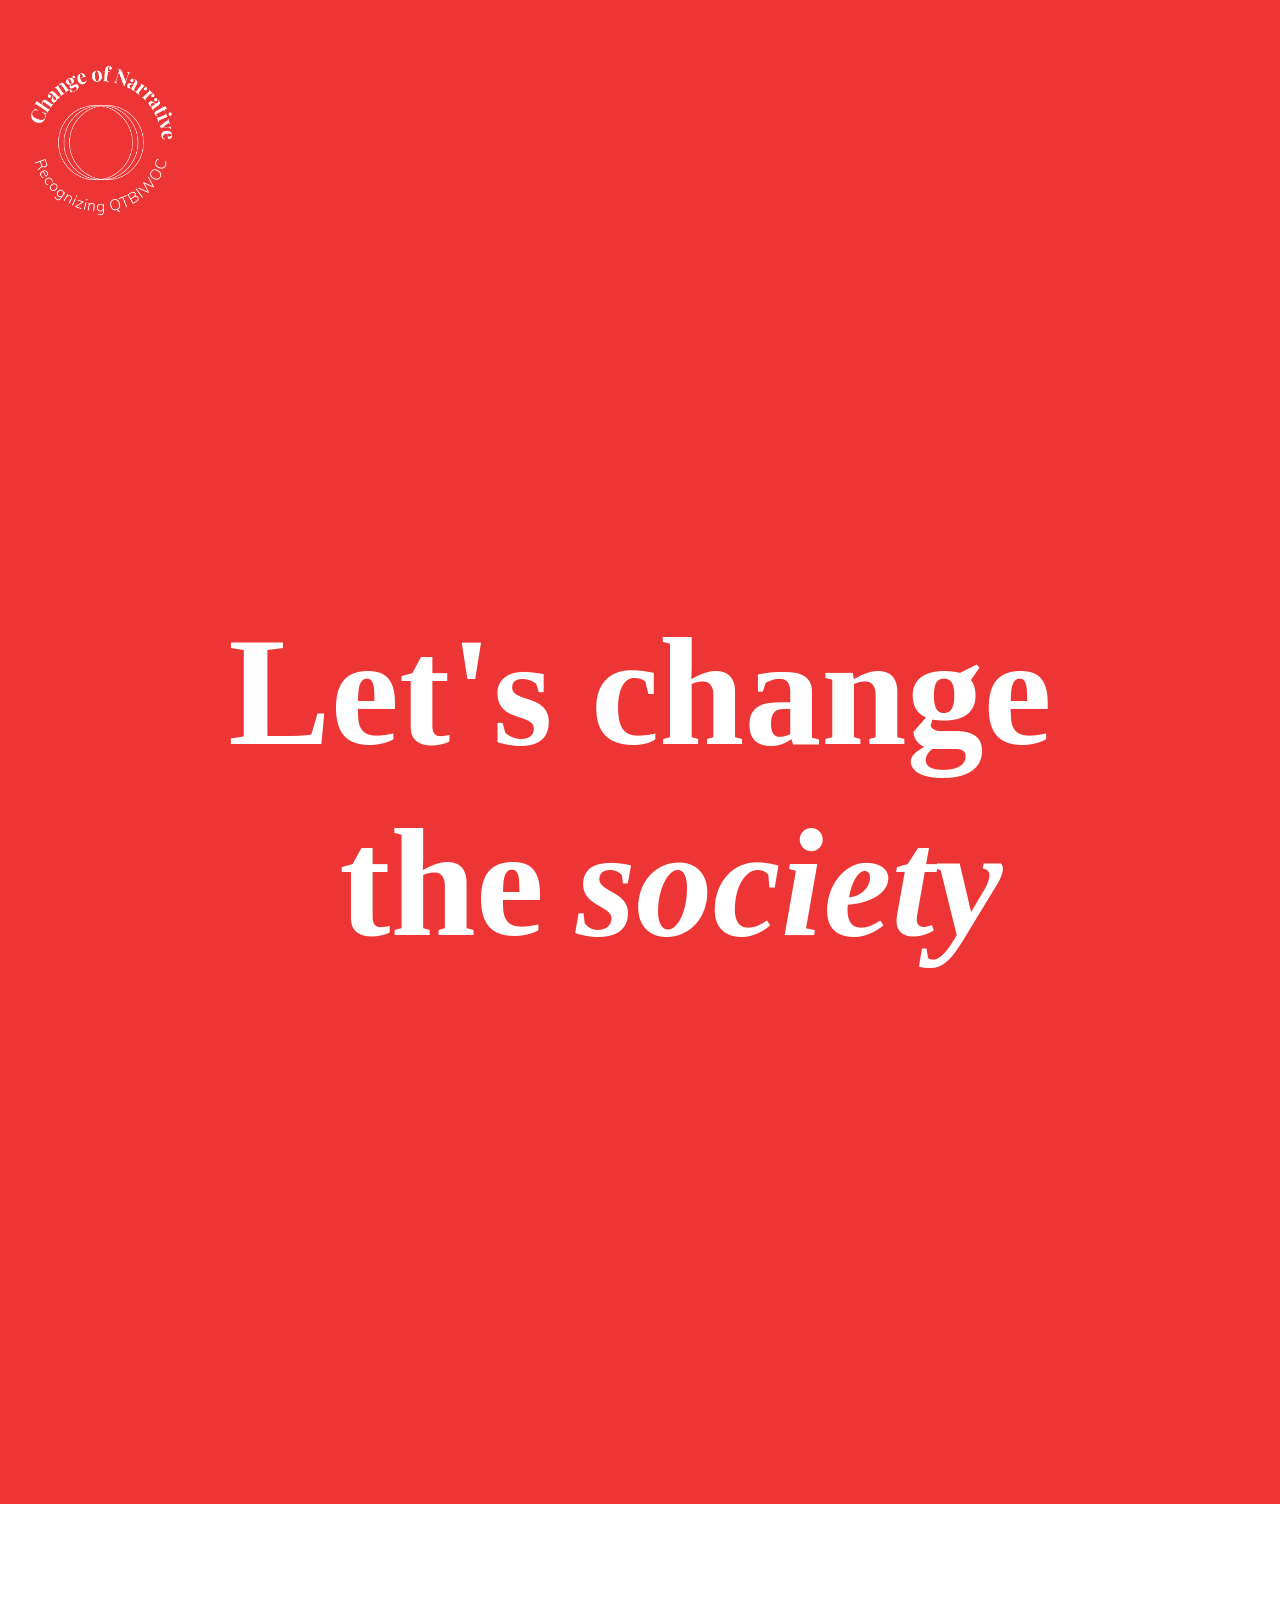
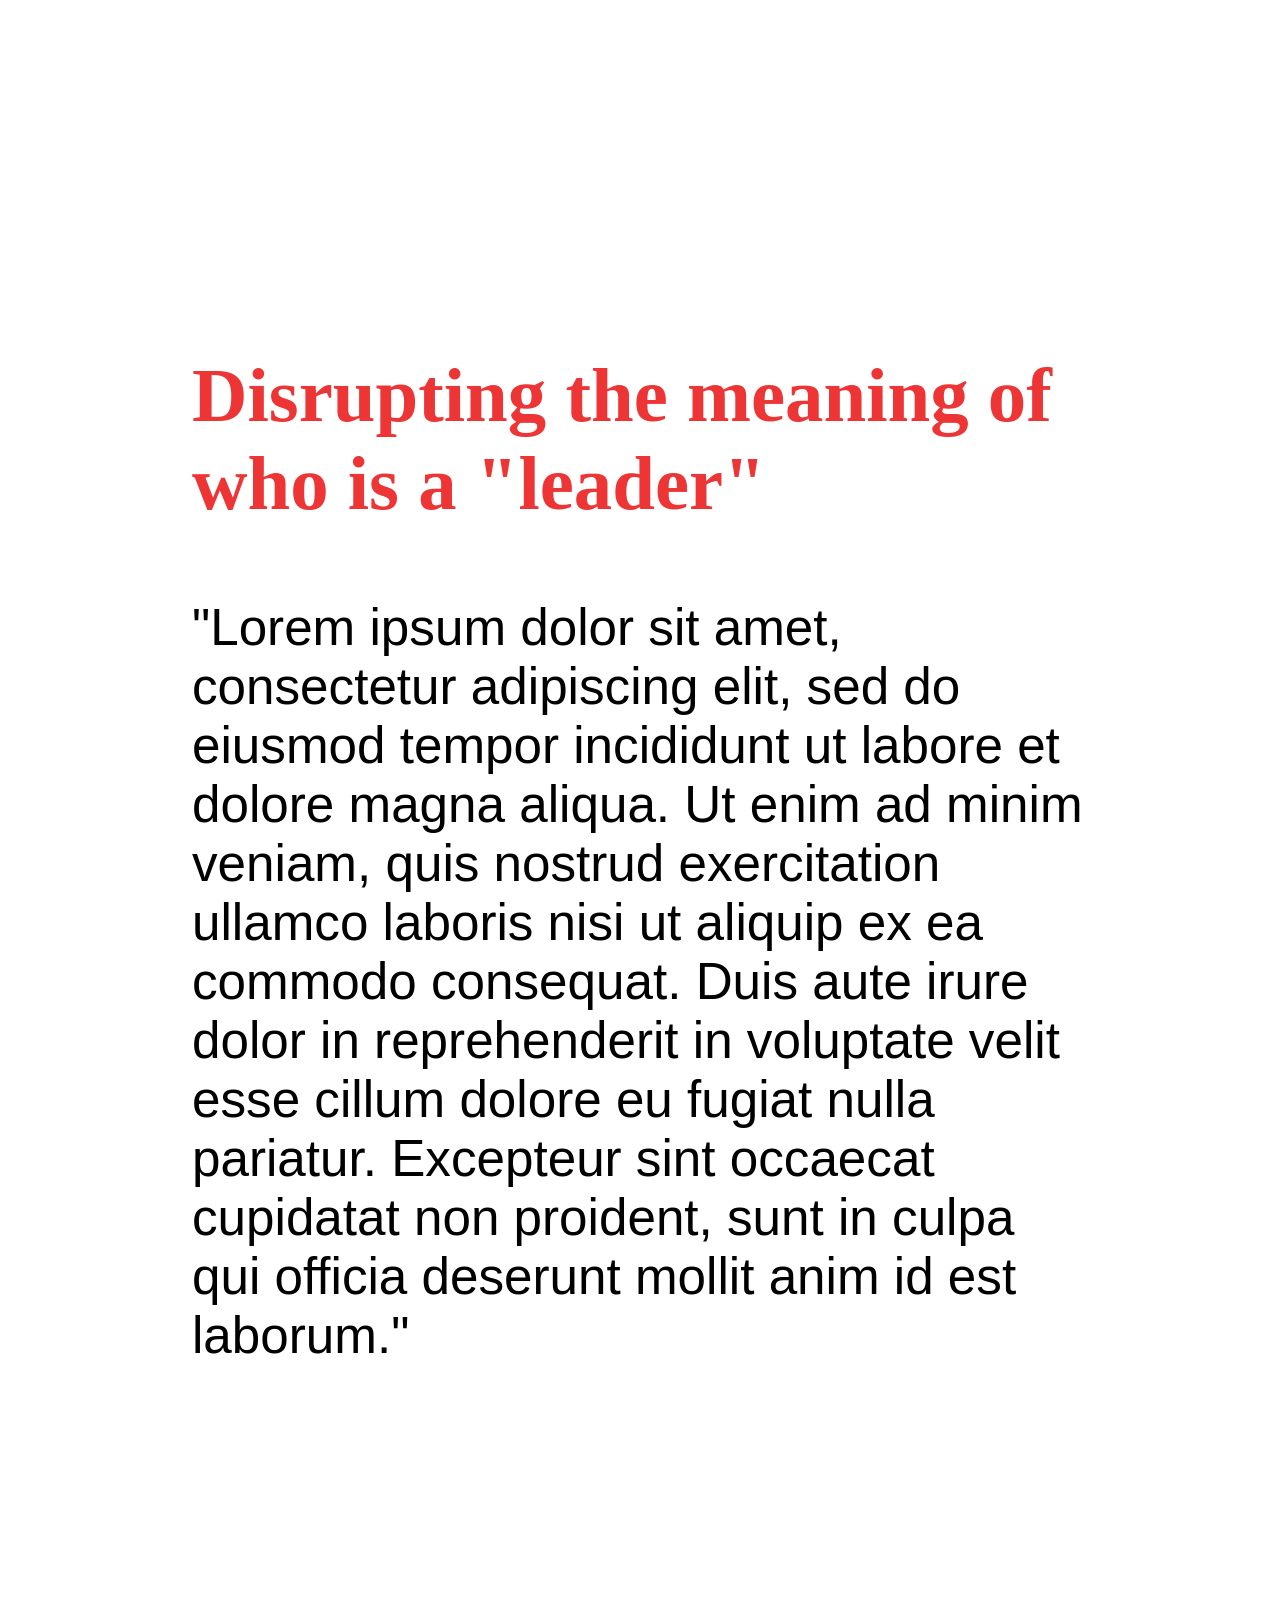
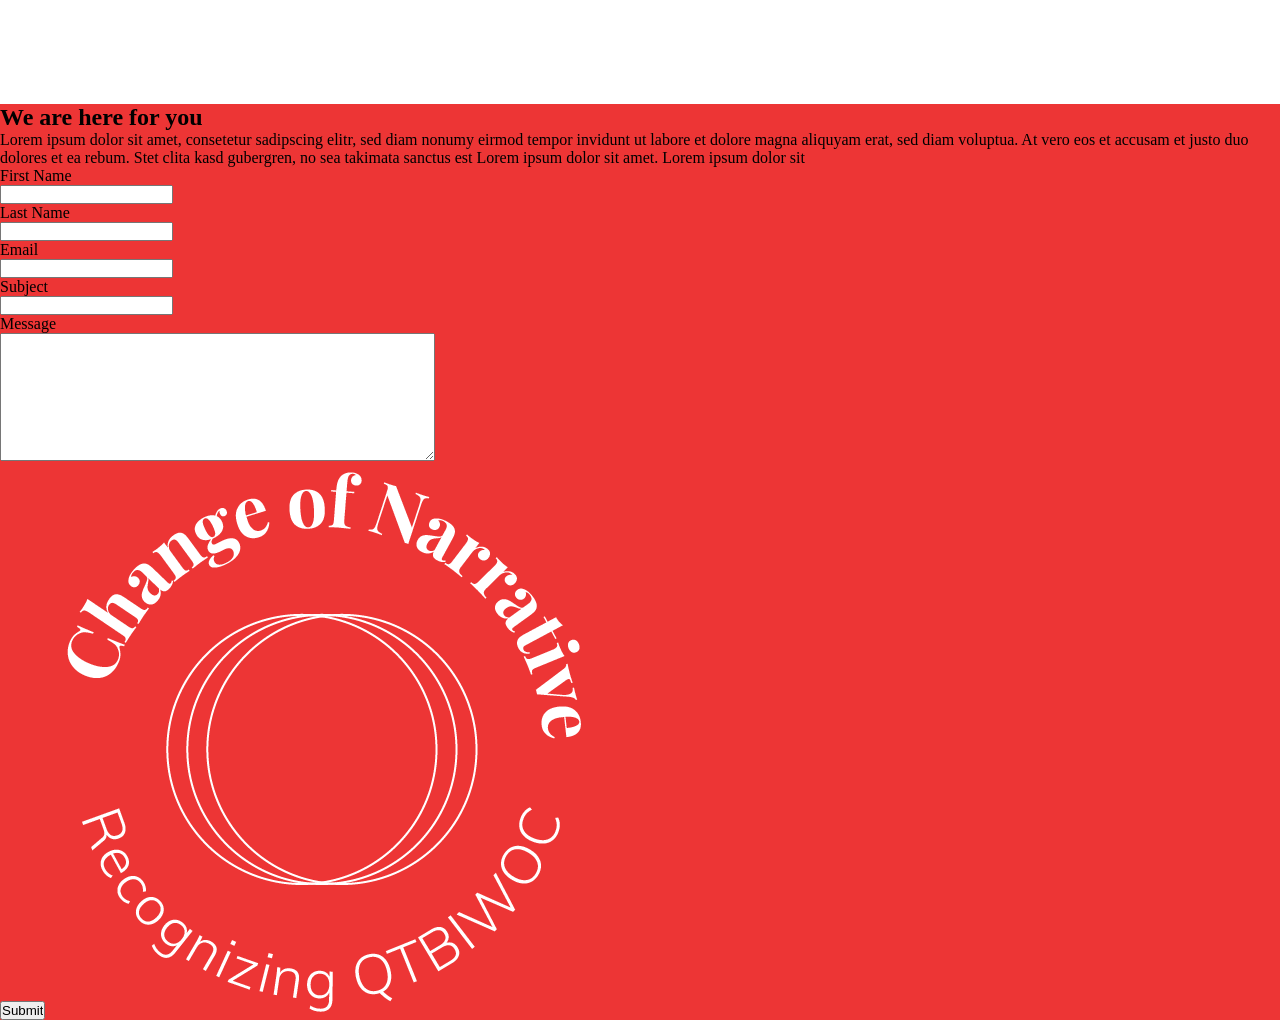
<file: index.html>
<!DOCTYPE html>
<html lang="en">

    <head>
        <meta charset="UTF-8">
        <meta http-equiv="X-UA-Compatible" content="IE=edge">
        <link rel="stylesheet" href="style.css">
        <meta name="viewport" content="width=device-width, initial-scale=1.0">
        <link rel="stylesheet" href="style.css">

        <title>Change of narrative</title>
    </head>

    <body>

        <!-- Header -->
        <header>
            <div class="Change-of-Narrative">
                <img src="img/logo.png" alt="Logo">
                <a href="landing.html"></a>
            </a>
        </div>
    </body>

</html></header><!-- First section --><section class="first_section">
<div data-aos="fade-up" data-aos-delay="100" class="Title">

    <div class="Lets-change">Let's change</div>
    <div class="the">the
    </div>
    <div class="typing"></div>

</div>

<div class="arrow">
    <span></span>
    <span></span>
</div></section><!-- Second section --><section class="second_section">

<div data-aos="fade-up" data-aos-delay="400" class="leader">

    <h2>
        Disrupting the meaning of who is a "leader"
    </h2>
    <p>
        "Lorem ipsum dolor sit amet, consectetur adipiscing elit, sed do eiusmod tempor incididunt ut labore et
                    dolore magna aliqua. Ut enim ad minim veniam, quis nostrud exercitation ullamco laboris nisi ut aliquip ex
                    ea commodo consequat. Duis aute irure dolor in reprehenderit in voluptate velit esse cillum dolore eu fugiat
                    nulla pariatur. Excepteur sint occaecat cupidatat non proident, sunt in culpa qui officia deserunt mollit
                    anim id est laborum."
    </p>

</div></section><!-- Third section --><section class="second_section"></section><div class="text">
<h2>
    We are here for you
</h2>

<p>Lorem ipsum dolor sit amet, consetetur sadipscing elitr, sed diam nonumy eirmod tempor invidunt ut labore et
            dolore magna aliquyam erat, sed diam voluptua. At vero eos et accusam et justo duo dolores et ea rebum. Stet
            clita kasd gubergren, no sea takimata sanctus est Lorem ipsum dolor sit amet. Lorem ipsum dolor sit</p></div><div class="form">
<form action="https://formspree.io/f/moqyjadq" method="POST">

    <div class="first_name">
        <label class for="first_name">First Name</label>
    </div>
    <div class="first_name_input">
        <input type="text" name="first_name" id="first_name" required>
    </div>

    <div class="last_name">
        <label class for="last_name">Last Name
        </label>
    </div>
    <div class="last_name_input">
        <input type="text" name="last_name" id="last_name" required>
    </div>

    <div class="email">
        <label class for="email">Email
        </label>
    </div>
    <div class="email_input">
        <input type="email" name="email" id="email" required>
    </div>

    <div class="subject">
        <label class for="subject">Subject
        </label>
    </div>
    <div class="subject_input">
        <input type="text" name="subject" id="subject" required>
    </div>


    <div class="message">
        <label class for="message">Message
        </label>
    </div>
    <div class="message_input">
        <textarea name="textarea" style="width:34vw;height:10vw;font-size:1.6vw"></textarea>
    </div>

    <input class="submit" type="submit" name="submit" value="Submit">
    <img src="img/logo.png" alt="Logo">

</form></div></section><script src="typing.js"></script></body></html>
</file>
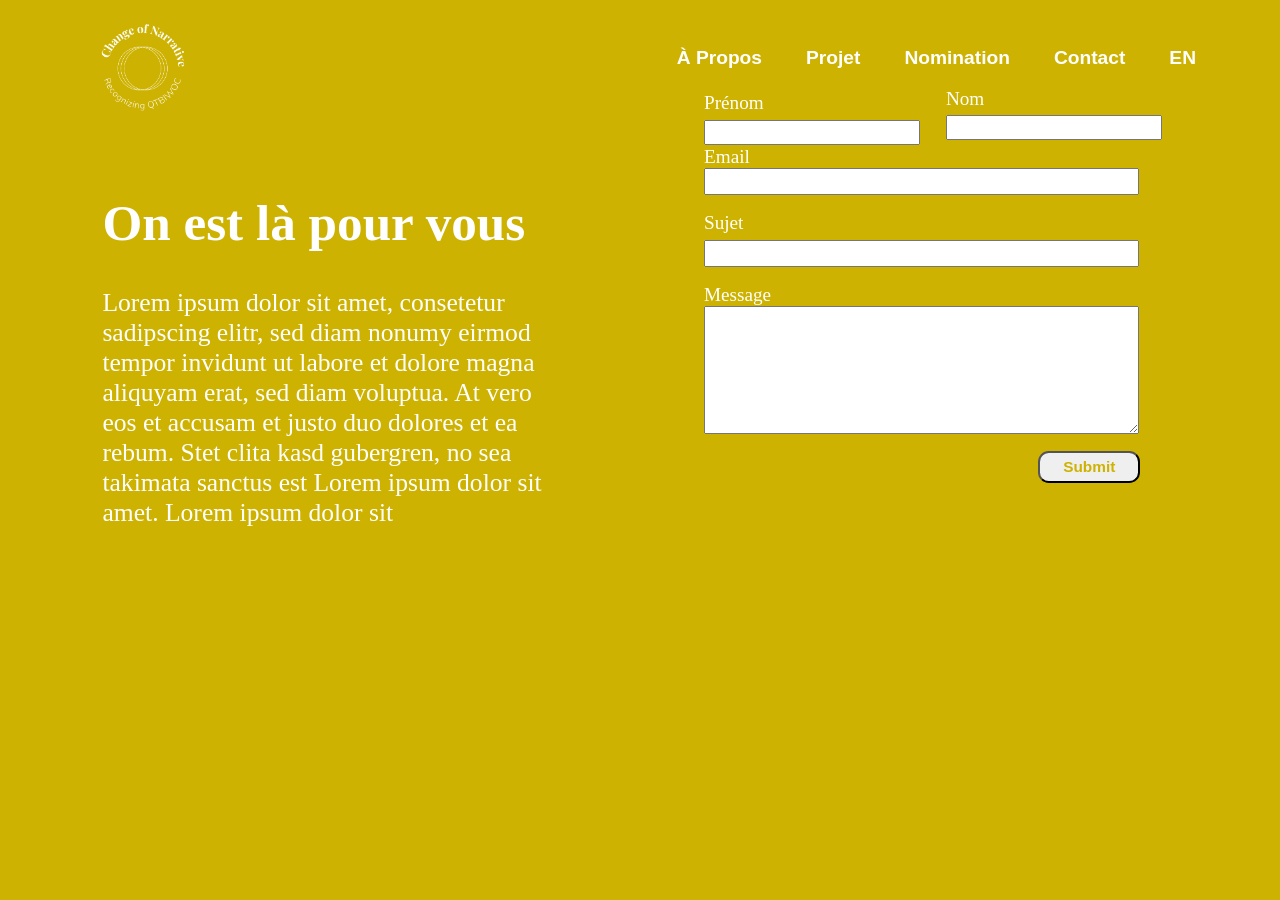
<file: fr/contact.html>
<!DOCTYPE html>
<html lang="en">
<head>
    <meta charset="UTF-8">
    <meta name="viewport" content="width=device-width, initial-scale=1.0">
    <link rel="stylesheet" href="css/style.css">
    <link rel="stylesheet" href="css/contact.css">
    <link href="https://fonts.googleapis.com/css2?family=Playfair+Display:ital,wght@0,700;1,700&display=swap" rel="stylesheet">
    <title>Change of Narrative</title>

   
</head>
<body>
    <header>
        <div class="Change-of-Narrative"> <a href="landing.html"><img src="../img/logo.png" alt="Logo"> </a> </div>
        <nav>
            <ul class="nav_links">
                <li><a href="about.html">À Propos</a></li>
                <li><a href="project.html">Projet</a></li>
                <li><a href="#">Nomination</a></li>
                <li><a href="contact.html">Contact</a></li>
                <li><a href="../index.html">EN</a></li>

            </ul>
        </nav>

    </header>

    <div class="text">
        <h2> On est là pour vous </h2>

        <p>Lorem ipsum dolor sit amet, consetetur sadipscing elitr, sed diam nonumy eirmod tempor invidunt ut labore et dolore magna aliquyam erat, sed diam voluptua. At vero eos et accusam et justo duo dolores et ea rebum. Stet clita kasd gubergren, no sea takimata sanctus est Lorem ipsum dolor sit amet. Lorem ipsum dolor sit</p>
    </div>

    <div class="form">
    <form name= "form" action="process.php" method="post">
        <div class="first_name"><label class for="first_name">Prénom</label></div>
        <div class="first_name_input"> <input type="text" name="first_name" id="first_name"required> </div>

        <div class="last_name"><label class for="last_name">Nom </label></div>
        <div class="last_name_input"> <input type="text" name="last_name" id="last_name"required> </div>

        <div class="email"><label class for="email">Email </label></div>
        <div class="email_input"> <input type="email" name="email" id="email"required> </div>

        <div class="subject"><label class for="subject">Sujet </label></div>
        <div class="subject_input"> <input type="text" name="subject" id="subject"required> </div>


        <div class="message"><label class for="message">Message </label></div>
        <div class="message_input"> <textarea name="textarea" style="width:34vw;height:10vw;font-size:1.6vw"></textarea>
        </div>

        <input class="submit" type="submit" name= "submit" value="Submit">

    </form>
</div>





      

  
    <script src="typing.js"> </script>
</body>
</html>
</file>
<file: style.css>
body {
  background-color: #ed3535;
}

* {
  /* star affects all the elements (rule) */
  -webkit-box-sizing: border-box;
          box-sizing: border-box;
  margin: 0;
  padding: 0;
}

.Change-of-Narrative {
  cursor: pointer;
  margin-right: auto;
  margin-top: 5%;
  margin-left: 2%;
}

.Change-of-Narrative img {
  width: 12vw;
}

.first_section {
  width: 100vw;
  height: 100vh;
}

/* TITLE  */
.Title {
  margin-top: 2%;
  font-family: PlayfairDisplay;
  font-size: 12vw;
  font-weight: bold;
  text-align: center;
  color: #ffffff;
  display: -ms-grid;
  display: grid;
  -ms-grid-columns: 1fr 1fr;
      grid-template-columns: 1fr 1fr;
  grid-row: 1fr 1fr;
  grid-row-gap: 2%;
  margin-top: 30%;
}

.Title .Lets-change {
  font-size: 12vw;
  -ms-grid-column: 1;
      grid-column-start: 1;
  grid-column-end: 3;
}

.Title .the {
  margin-right: 15%;
  text-align: right;
  -ms-grid-row: 3;
  grid-area: 3;
  /*margin-top: -7rem; */
}

.Title .typing {
  margin-left: -10%;
  text-align: left;
  -ms-grid-row: 3;
  grid-area: 3;
  position: relative;
  font-family: PlayfairDisplay;
  font-size: bold;
  font-style: italic;
}

.second_section {
  background-color: white;
  width: 100vw;
  height: 100vh;
}

.leader h2 {
  padding-top: 15%;
  text-align: left;
  font-family: PlayfairDisplay;
  font-size: regular;
  font-size: 6vw;
  color: #ed3535;
  width: 70%;
  padding-top: 35%;
  margin-left: 15%;
}

.leader p {
  text-align: left;
  width: 70%;
  margin-left: 15%;
  padding-top: 5.5%;
  font-family: "Muli", sans-serif;
  font-size: 4vw;
}

.third_section {
  width: 100vw;
  height: 100vh;
}
/*# sourceMappingURL=style.css.map */
</file>
<file: fr/css/style.css>
body {
    background-color: #CEB202 ;
}

/* HEADER  */
* { /* star affects all the elements (rule) */
    box-sizing: border-box;
    margin: 0;
    padding: 0;
  
}
::selection {
    color: #CEB202;
    background: white;
}
 li, a, button {
     font-family: "Muli",sans-serif;
     font-size: 1.5vw;
     font-weight: bold;
     color: #ffffff;
     text-decoration: none;
 }
 header {
     display: flex;
     justify-content: flex-end;
     align-items: center;

     padding: 0% 5%;

 }

 .nav_links{
     list-style: none;
   
 }

 .nav_links li {
     display: inline-block; /* side by side */
     padding: 0px 20px ;
 }
/*
 .nav_links li a {
     transition: all 0.3s ease 0s;
 }
*/
 .nav_links li a:hover {
     padding: 10%;
     color: #CEB202;
     background-color: white;
 }

.Change-of-Narrative {
    cursor: pointer;

    margin-right: auto;
  
    margin-top: 2%;
  }

  .Change-of-Narrative img {
    width:7vw;
 }

/* ARROWS */
.arrow
{
    position: absolute;
    top: 85%;
    left: 50%;
    transform: translate(-50%,-50%);
}

.arrow span
{
    display: block;
    width: 4vw;
    height:4vw;

    border-bottom: 0.1vw solid #ffffff;
    border-right: 0.1vw solid #ffffff;

    margin: -35px;

    transform: rotate(45deg);
    animation: animate 2s infinite;

}

.arrow span:nth-child(1)
{
    animation-delay: -0.2s;
}
.arrow span:nth-child(2)
{
    animation-delay: -0.4s;
}
@keyframes animate
{
    0%
    {
        opacity: 1;
        transform: rotate(45deg) translate(-20px,-20px);

    }
    50%
    {
        opacity: 1;
    }
    100%
    {
        opacity: 0;
        transform: rotate(45deg) translate(20px,20px);

    }
}
</file>
<file: fr/css/contact.css>
/* TEXT */
.Change-of-Narrative {
  margin-left: 3%;
}

.text {
  margin-top: 6%;
  margin-left: 8%;
}
.text h2 {
  font-family: PlayfairDisplay;
  font-weight: bold;
  font-size: 4vw;

  color: white;
}

.text p {
  margin-top: 3%;
  width: 35vw;
  font-family: Muli;
  font-size: 2vw;

  text-align: left;

  color: white;
}

/* FORM */

.form {
  font-family: Muli;
  font-size: 1.5vw;

  color: white;

  margin-top: -34%;
  margin-left: 55%;
}

input[type="text"] {
  font-family: Muli;
  font-size: 1.38vw;
}

input[type="email"] {
  width: 34vw;
  font-family: Muli;
  font-size: 1.6vw;
}
.first_name_input {
  margin-top: 1%;
}

.last_name {
  margin-top: -10%;
  margin-left: 42%;
}
.last_name_input {
  margin-top: 1%;
  margin-left: 42%;
}

.email {
  margin-top: 3%;
}
.email {
  margin-top: 1%;
}

.subject {
  margin-top: 3%;
}
.subject_input input[type="text"] {
  margin-top: 1%;
  width: 34vw;
  font-family: Muli;
  font-size: 1.6vw;
}

.message {
  margin-top: 3%;
}
.message_input input[type="text"] {
  margin-top: 1%;
  width: 34vw;
  font-family: Muli;
  font-size: 1.6vw;
  height: 10vw;
}

.submit {
  margin-left: 58%;
  margin-top: 2%;

  border-radius: 0.7em;

  width: 8vw;
  height: 2.5vw;
  color: #ceb202;

  font-size: 1.2vw;
  font-weight: bold;
}
</file>
